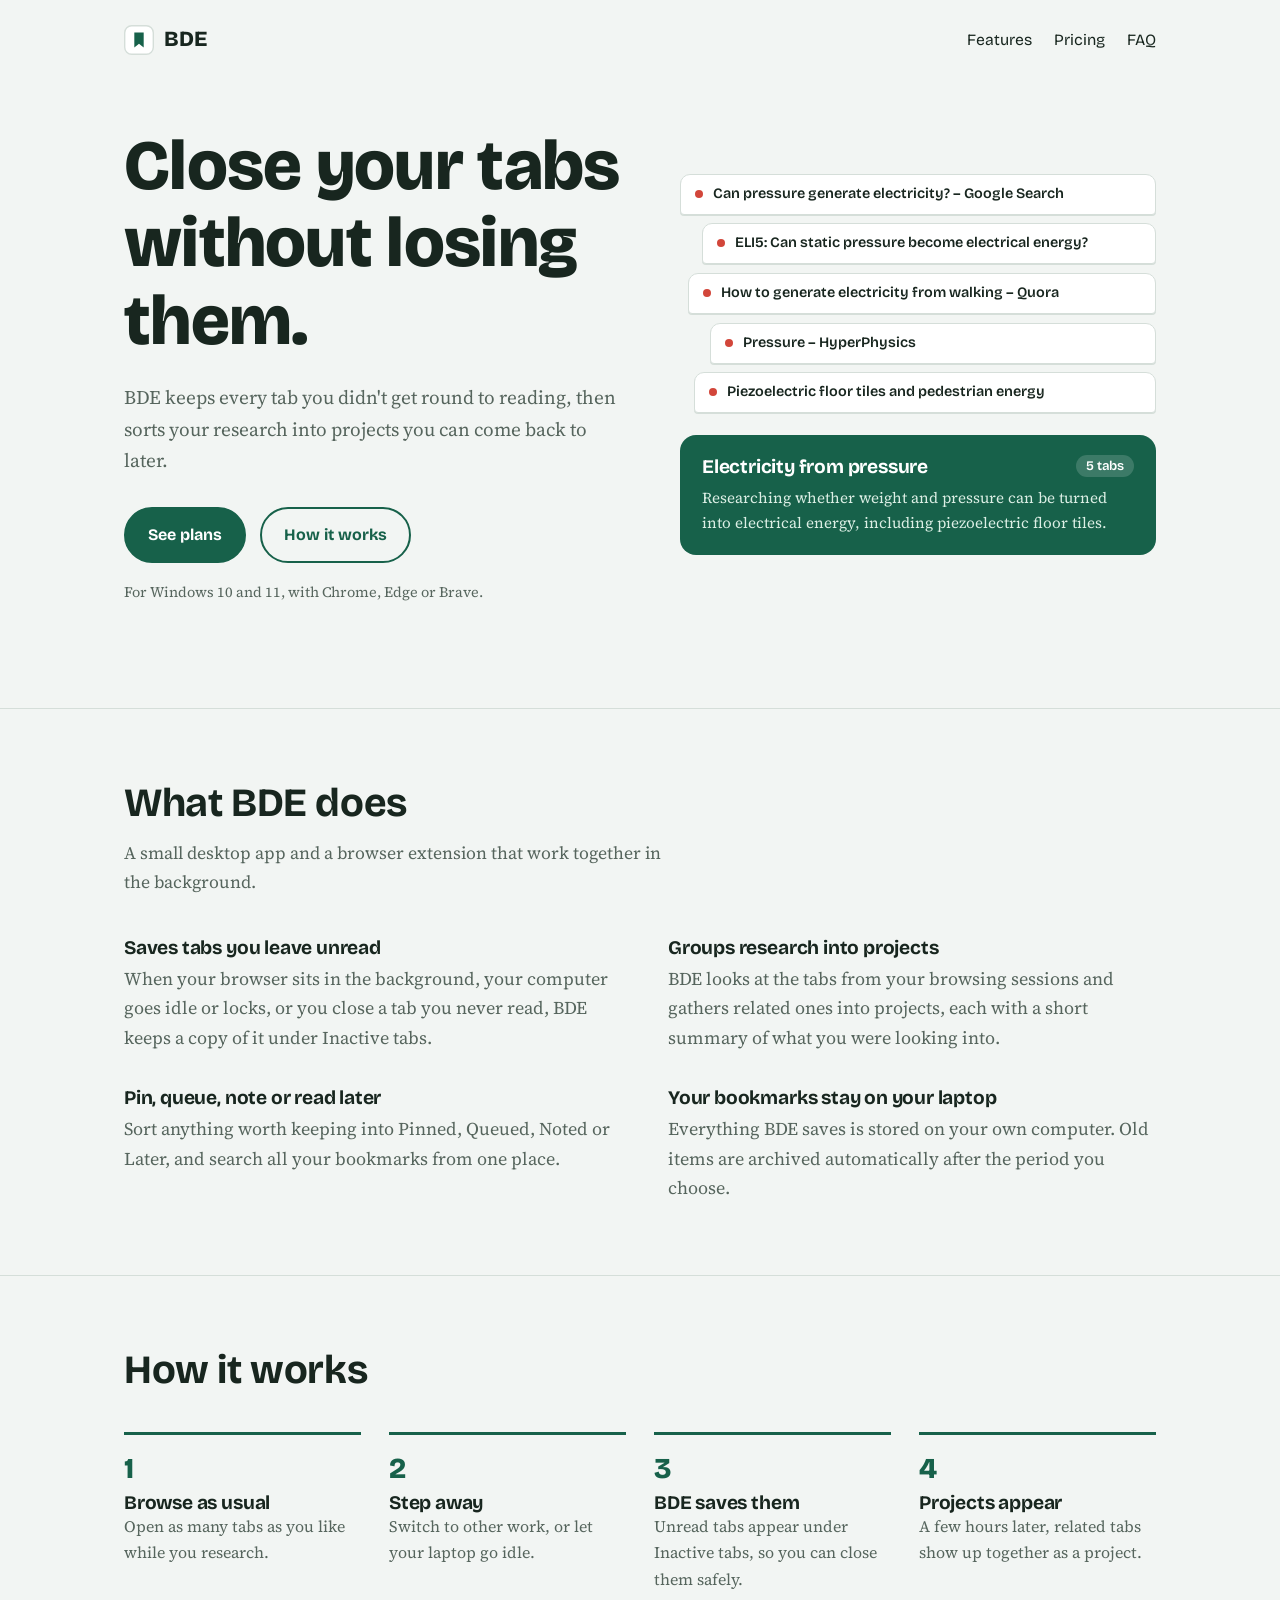
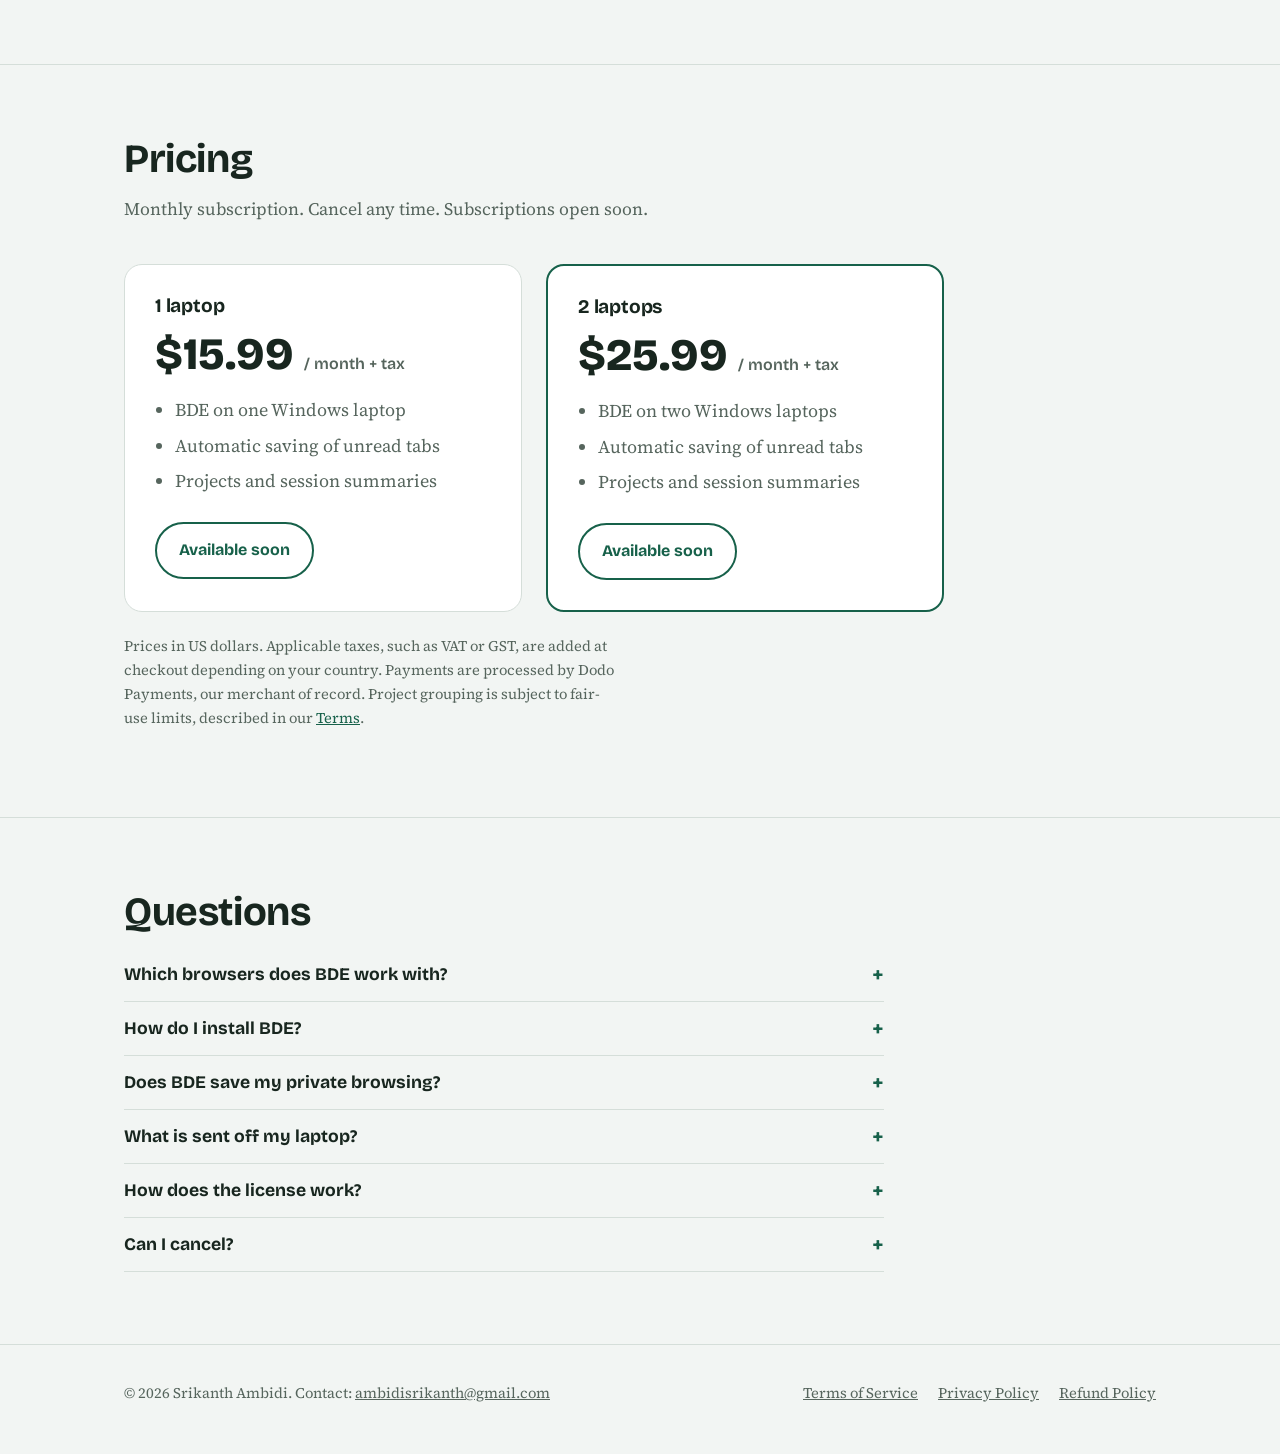
<file: index.html>
<!doctype html>
<html lang="en">
<head>
<meta charset="utf-8">
<meta name="viewport" content="width=device-width, initial-scale=1">
<title>BDE – Bookmark Desktop Extension</title>
<meta name="description" content="BDE saves the browser tabs you leave unread and groups your research into projects, so you can close tabs without losing them.">
<link rel="preconnect" href="https://fonts.googleapis.com">
<link rel="preconnect" href="https://fonts.gstatic.com" crossorigin>
<link href="https://fonts.googleapis.com/css2?family=Bricolage+Grotesque:opsz,wght@12..96,600;12..96,700;12..96,800&family=Source+Serif+4:ital,opsz,wght@0,8..60,400;0,8..60,600;1,8..60,400&display=swap" rel="stylesheet">
<link rel="stylesheet" href="style.css">
<link rel="icon" href="data:image/svg+xml,%3Csvg xmlns='http://www.w3.org/2000/svg' viewBox='0 0 32 32'%3E%3Crect x='0.75' y='0.75' width='30.5' height='30.5' rx='7.5' fill='%23fff' stroke='%23D5DED9' stroke-width='1.5'/%3E%3Cpath d='M11 8h10v16l-5-4-5 4z' fill='%2317614A'/%3E%3C/svg%3E">
</head>
<body>
<div class="wrap">
  <header class="top">
    <a class="brand" href="index.html">
      <svg viewBox="0 0 32 32" aria-hidden="true"><rect x="0.75" y="0.75" width="30.5" height="30.5" rx="7.5" fill="#fff" stroke="#D5DED9" stroke-width="1.5"/><path d="M11 8h10v16l-5-4-5 4z" fill="#17614A"/></svg>
      BDE
    </a>
    <nav class="nav" aria-label="Main">
      <a class="hide-sm" href="#features">Features</a>
      <a href="#pricing">Pricing</a>
      <a class="hide-sm" href="#faq">FAQ</a>
    </nav>
  </header>

  <main>
    <div class="hero">
      <div>
        <h1>Close your tabs without losing them.</h1>
        <p class="lead">BDE keeps every tab you didn't get round to reading, then sorts your research into projects you can come back to later.</p>
        <div class="actions">
          <a class="btn btn-solid" href="#pricing">See plans</a>
          <a class="btn btn-line" href="#how">How it works</a>
        </div>
        <p class="req">For Windows 10 and 11, with Chrome, Edge or Brave.</p>
      </div>

      <div class="scene" aria-hidden="true">
        <div class="tabs">
          <div class="tab">Can pressure generate electricity? – Google Search</div>
          <div class="tab">ELI5: Can static pressure become electrical energy?</div>
          <div class="tab">How to generate electricity from walking – Quora</div>
          <div class="tab">Pressure – HyperPhysics</div>
          <div class="tab">Piezoelectric floor tiles and pedestrian energy</div>
        </div>
        <div class="project">
          <h3>Electricity from pressure <span class="count">5 tabs</span></h3>
          <p>Researching whether weight and pressure can be turned into electrical energy, including piezoelectric floor tiles.</p>
        </div>
      </div>
    </div>
  </main>
</div>

<section id="features">
  <div class="wrap">
    <h2>What BDE does</h2>
    <p class="intro">A small desktop app and a browser extension that work together in the background.</p>
    <div class="features">
      <div>
        <h3>Saves tabs you leave unread</h3>
        <p>When your browser sits in the background, your computer goes idle or locks, or you close a tab you never read, BDE keeps a copy of it under Inactive tabs.</p>
      </div>
      <div>
        <h3>Groups research into projects</h3>
        <p>BDE looks at the tabs from your browsing sessions and gathers related ones into projects, each with a short summary of what you were looking into.</p>
      </div>
      <div>
        <h3>Pin, queue, note or read later</h3>
        <p>Sort anything worth keeping into Pinned, Queued, Noted or Later, and search all your bookmarks from one place.</p>
      </div>
      <div>
        <h3>Your bookmarks stay on your laptop</h3>
        <p>Everything BDE saves is stored on your own computer. Old items are archived automatically after the period you choose.</p>
      </div>
    </div>
  </div>
</section>

<section id="how">
  <div class="wrap">
    <h2>How it works</h2>
    <ol class="steps">
      <li><h3>Browse as usual</h3><p>Open as many tabs as you like while you research.</p></li>
      <li><h3>Step away</h3><p>Switch to other work, or let your laptop go idle.</p></li>
      <li><h3>BDE saves them</h3><p>Unread tabs appear under Inactive tabs, so you can close them safely.</p></li>
      <li><h3>Projects appear</h3><p>A few hours later, related tabs show up together as a project.</p></li>
    </ol>
  </div>
</section>

<section id="pricing">
  <div class="wrap">
    <h2>Pricing</h2>
    <p class="intro">Monthly subscription. Cancel any time. Subscriptions open soon.</p>
    <div class="plans">
      <div class="plan">
        <h3>1 laptop</h3>
        <p class="price">$15.99 <small>/ month + tax</small></p>
        <ul>
          <li>BDE on one Windows laptop</li>
          <li>Automatic saving of unread tabs</li>
          <li>Projects and session summaries</li>
        </ul>
        <span class="btn btn-line" aria-disabled="true">Available soon</span>
      </div>
      <div class="plan featured">
        <h3>2 laptops</h3>
        <p class="price">$25.99 <small>/ month + tax</small></p>
        <ul>
          <li>BDE on two Windows laptops</li>
          <li>Automatic saving of unread tabs</li>
          <li>Projects and session summaries</li>
        </ul>
        <span class="btn btn-line" aria-disabled="true">Available soon</span>
      </div>
    </div>
    <p class="note">Prices in US dollars. Applicable taxes, such as VAT or GST, are added at checkout depending on your country. Payments are processed by Dodo Payments, our merchant of record. Project grouping is subject to fair-use limits, described in our <a href="terms.html">Terms</a>.</p>
  </div>
</section>

<section id="faq">
  <div class="wrap">
    <h2>Questions</h2>
    <details>
      <summary>Which browsers does BDE work with?</summary>
      <p>Chrome, Microsoft Edge and Brave on Windows 10 and 11. BDE links to one browser per laptop at a time; to switch, click Unlink in BDE's Settings (or remove the extension) and add it to the other browser. Firefox is planned for a later update.</p>
    </details>
    <details>
      <summary>How do I install BDE?</summary>
      <p>Install the BDE desktop app for Windows, add the BDE extension to Chrome, Edge or Brave from your browser's extension store, then open BDE, go to Settings → License, paste your license key and click Activate. Full steps will be on this site when subscriptions open.</p>
    </details>
    <details>
      <summary>Does BDE save my private browsing?</summary>
      <p>No. Incognito tabs are never saved.</p>
    </details>
    <details>
      <summary>What is sent off my laptop?</summary>
      <p>To create projects, BDE sends the titles and web addresses of saved tabs, over an encrypted connection, to our server, which passes them to Google's Gemini AI service to group them and write a summary. They are not stored on our server. Your bookmarks themselves stay on your laptop. Details are in our <a href="privacy.html">Privacy Policy</a>.</p>
    </details>
    <details>
      <summary>How does the license work?</summary>
      <p>After you subscribe, you receive a license key by email. Enter it in BDE's Settings on each laptop your plan covers. If you replace a laptop, you can move the license to the new one.</p>
    </details>
    <details>
      <summary>Can I cancel?</summary>
      <p>Yes, at any time. Your subscription runs until the end of the period you've paid for. See our <a href="refund.html">Refund Policy</a> for refunds.</p>
    </details>
  </div>
</section>

<footer>
  <div class="wrap">
    <span>© 2026 Srikanth Ambidi. Contact: <a href="mailto:ambidisrikanth@gmail.com">ambidisrikanth@gmail.com</a></span>
    <nav aria-label="Legal">
      <a href="terms.html">Terms of Service</a>
      <a href="privacy.html">Privacy Policy</a>
      <a href="refund.html">Refund Policy</a>
    </nav>
  </div>
</footer>
</body>
</html>
</file>
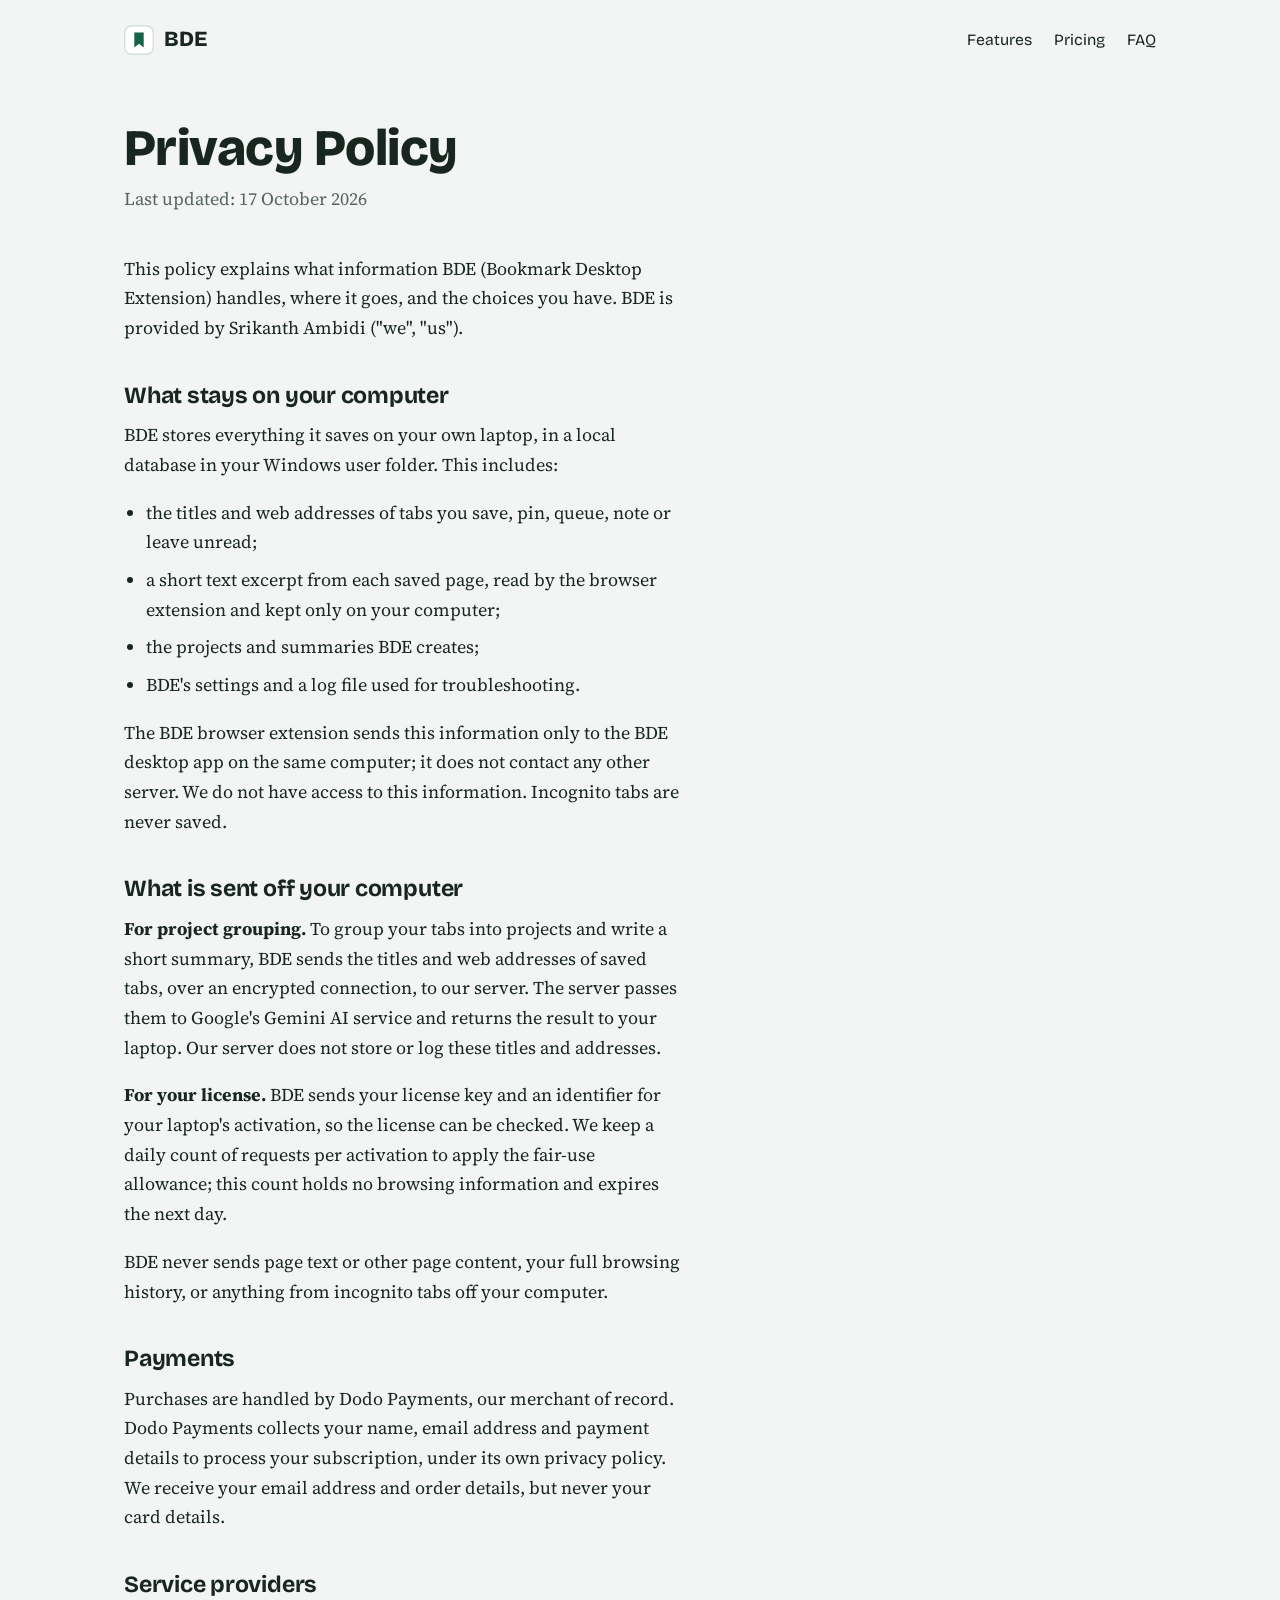
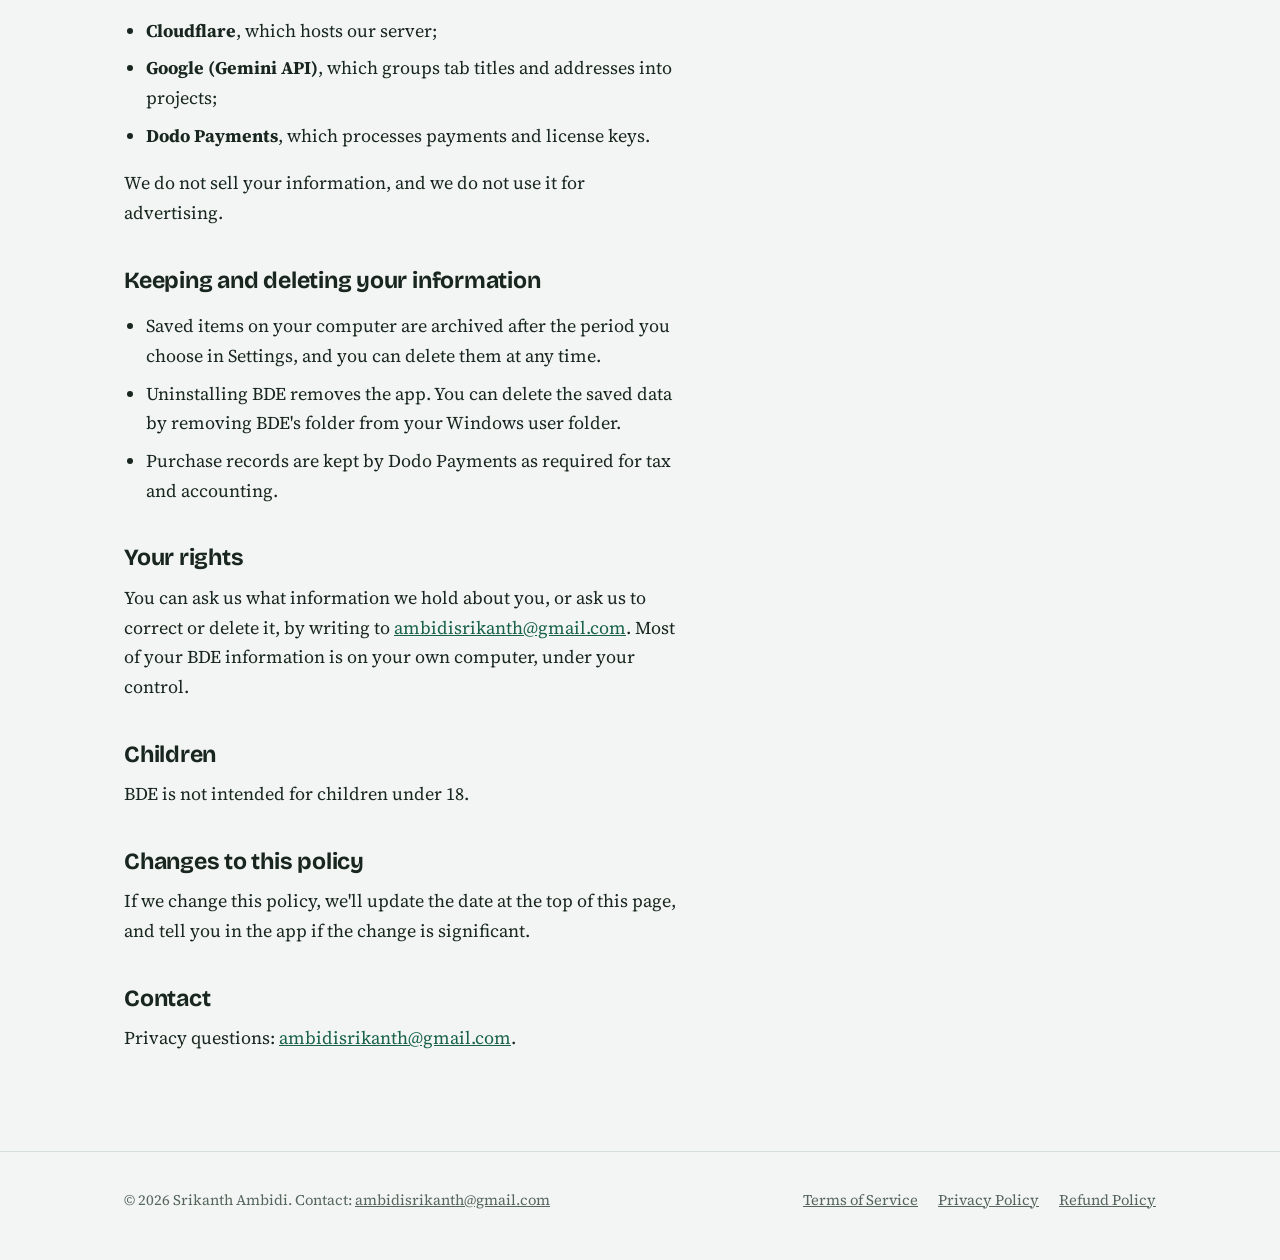
<file: privacy.html>
<!doctype html>
<html lang="en">
<head>
<meta charset="utf-8">
<meta name="viewport" content="width=device-width, initial-scale=1">
<title>Privacy Policy – BDE</title>
<link rel="preconnect" href="https://fonts.googleapis.com">
<link rel="preconnect" href="https://fonts.gstatic.com" crossorigin>
<link href="https://fonts.googleapis.com/css2?family=Bricolage+Grotesque:opsz,wght@12..96,600;12..96,700;12..96,800&family=Source+Serif+4:ital,opsz,wght@0,8..60,400;0,8..60,600;1,8..60,400&display=swap" rel="stylesheet">
<link rel="stylesheet" href="style.css">
<link rel="icon" href="data:image/svg+xml,%3Csvg xmlns='http://www.w3.org/2000/svg' viewBox='0 0 32 32'%3E%3Crect x='0.75' y='0.75' width='30.5' height='30.5' rx='7.5' fill='%23fff' stroke='%23D5DED9' stroke-width='1.5'/%3E%3Cpath d='M11 8h10v16l-5-4-5 4z' fill='%2317614A'/%3E%3C/svg%3E">
</head>
<body>
<div class="wrap">
  <header class="top">
    <a class="brand" href="index.html">
      <svg viewBox="0 0 32 32" aria-hidden="true"><rect x="0.75" y="0.75" width="30.5" height="30.5" rx="7.5" fill="#fff" stroke="#D5DED9" stroke-width="1.5"/><path d="M11 8h10v16l-5-4-5 4z" fill="#17614A"/></svg>
      BDE
    </a>
    <nav class="nav" aria-label="Main">
      <a class="hide-sm" href="index.html#features">Features</a>
      <a href="index.html#pricing">Pricing</a>
      <a class="hide-sm" href="index.html#faq">FAQ</a>
    </nav>
  </header>
  <main class="legal">
<h1>Privacy Policy</h1>
<p class="updated">Last updated: 17 October 2026</p>
<p>This policy explains what information BDE (Bookmark Desktop Extension) handles, where it goes, and the choices you have. BDE is provided by Srikanth Ambidi ("we", "us").</p>

<h2>What stays on your computer</h2>
<p>BDE stores everything it saves on your own laptop, in a local database in your Windows user folder. This includes:</p>
<ul>
<li>the titles and web addresses of tabs you save, pin, queue, note or leave unread;</li>
<li>a short text excerpt from each saved page, read by the browser extension and kept only on your computer;</li>
<li>the projects and summaries BDE creates;</li>
<li>BDE's settings and a log file used for troubleshooting.</li>
</ul>
<p>The BDE browser extension sends this information only to the BDE desktop app on the same computer; it does not contact any other server. We do not have access to this information. Incognito tabs are never saved.</p>

<h2>What is sent off your computer</h2>
<p><strong>For project grouping.</strong> To group your tabs into projects and write a short summary, BDE sends the titles and web addresses of saved tabs, over an encrypted connection, to our server. The server passes them to Google's Gemini AI service and returns the result to your laptop. Our server does not store or log these titles and addresses.</p>
<p><strong>For your license.</strong> BDE sends your license key and an identifier for your laptop's activation, so the license can be checked. We keep a daily count of requests per activation to apply the fair-use allowance; this count holds no browsing information and expires the next day.</p>
<p>BDE never sends page text or other page content, your full browsing history, or anything from incognito tabs off your computer.</p>

<h2>Payments</h2>
<p>Purchases are handled by Dodo Payments, our merchant of record. Dodo Payments collects your name, email address and payment details to process your subscription, under its own privacy policy. We receive your email address and order details, but never your card details.</p>

<h2>Service providers</h2>
<ul>
<li><strong>Cloudflare</strong>, which hosts our server;</li>
<li><strong>Google (Gemini API)</strong>, which groups tab titles and addresses into projects;</li>
<li><strong>Dodo Payments</strong>, which processes payments and license keys.</li>
</ul>
<p>We do not sell your information, and we do not use it for advertising.</p>

<h2>Keeping and deleting your information</h2>
<ul>
<li>Saved items on your computer are archived after the period you choose in Settings, and you can delete them at any time.</li>
<li>Uninstalling BDE removes the app. You can delete the saved data by removing BDE's folder from your Windows user folder.</li>
<li>Purchase records are kept by Dodo Payments as required for tax and accounting.</li>
</ul>

<h2>Your rights</h2>
<p>You can ask us what information we hold about you, or ask us to correct or delete it, by writing to <a href="mailto:ambidisrikanth@gmail.com">ambidisrikanth@gmail.com</a>. Most of your BDE information is on your own computer, under your control.</p>

<h2>Children</h2>
<p>BDE is not intended for children under 18.</p>

<h2>Changes to this policy</h2>
<p>If we change this policy, we'll update the date at the top of this page, and tell you in the app if the change is significant.</p>

<h2>Contact</h2>
<p>Privacy questions: <a href="mailto:ambidisrikanth@gmail.com">ambidisrikanth@gmail.com</a>.</p>
  </main>
</div>
<footer>
  <div class="wrap">
    <span>© 2026 Srikanth Ambidi. Contact: <a href="mailto:ambidisrikanth@gmail.com">ambidisrikanth@gmail.com</a></span>
    <nav aria-label="Legal">
      <a href="terms.html">Terms of Service</a>
      <a href="privacy.html">Privacy Policy</a>
      <a href="refund.html">Refund Policy</a>
    </nav>
  </div>
</footer>
</body>
</html>
</file>
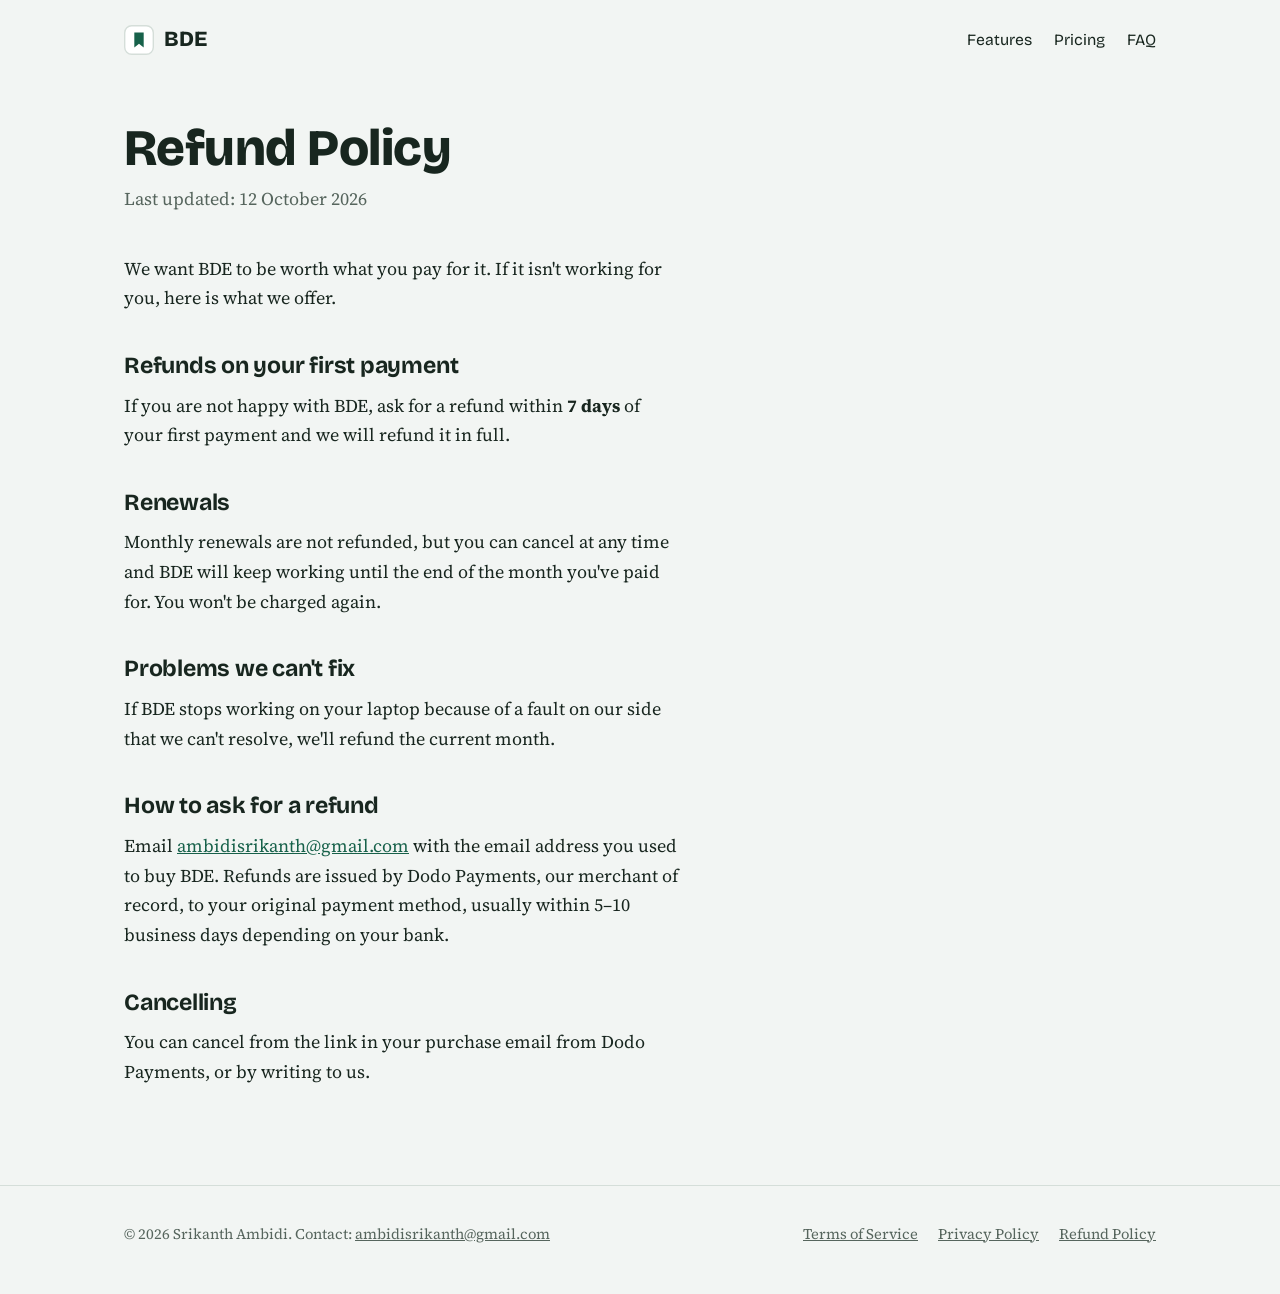
<file: refund.html>
<!doctype html>
<html lang="en">
<head>
<meta charset="utf-8">
<meta name="viewport" content="width=device-width, initial-scale=1">
<title>Refund Policy – BDE</title>
<link rel="preconnect" href="https://fonts.googleapis.com">
<link rel="preconnect" href="https://fonts.gstatic.com" crossorigin>
<link href="https://fonts.googleapis.com/css2?family=Bricolage+Grotesque:opsz,wght@12..96,600;12..96,700;12..96,800&family=Source+Serif+4:ital,opsz,wght@0,8..60,400;0,8..60,600;1,8..60,400&display=swap" rel="stylesheet">
<link rel="stylesheet" href="style.css">
<link rel="icon" href="data:image/svg+xml,%3Csvg xmlns='http://www.w3.org/2000/svg' viewBox='0 0 32 32'%3E%3Crect x='0.75' y='0.75' width='30.5' height='30.5' rx='7.5' fill='%23fff' stroke='%23D5DED9' stroke-width='1.5'/%3E%3Cpath d='M11 8h10v16l-5-4-5 4z' fill='%2317614A'/%3E%3C/svg%3E">
</head>
<body>
<div class="wrap">
  <header class="top">
    <a class="brand" href="index.html">
      <svg viewBox="0 0 32 32" aria-hidden="true"><rect x="0.75" y="0.75" width="30.5" height="30.5" rx="7.5" fill="#fff" stroke="#D5DED9" stroke-width="1.5"/><path d="M11 8h10v16l-5-4-5 4z" fill="#17614A"/></svg>
      BDE
    </a>
    <nav class="nav" aria-label="Main">
      <a class="hide-sm" href="index.html#features">Features</a>
      <a href="index.html#pricing">Pricing</a>
      <a class="hide-sm" href="index.html#faq">FAQ</a>
    </nav>
  </header>
  <main class="legal">
<h1>Refund Policy</h1>
<p class="updated">Last updated: 12 October 2026</p>
<p>We want BDE to be worth what you pay for it. If it isn't working for you, here is what we offer.</p>

<h2>Refunds on your first payment</h2>
<p>If you are not happy with BDE, ask for a refund within <strong>7 days</strong> of your first payment and we will refund it in full.</p>

<h2>Renewals</h2>
<p>Monthly renewals are not refunded, but you can cancel at any time and BDE will keep working until the end of the month you've paid for. You won't be charged again.</p>

<h2>Problems we can't fix</h2>
<p>If BDE stops working on your laptop because of a fault on our side that we can't resolve, we'll refund the current month.</p>

<h2>How to ask for a refund</h2>
<p>Email <a href="mailto:ambidisrikanth@gmail.com">ambidisrikanth@gmail.com</a> with the email address you used to buy BDE. Refunds are issued by Dodo Payments, our merchant of record, to your original payment method, usually within 5–10 business days depending on your bank.</p>

<h2>Cancelling</h2>
<p>You can cancel from the link in your purchase email from Dodo Payments, or by writing to us.</p>
  </main>
</div>
<footer>
  <div class="wrap">
    <span>© 2026 Srikanth Ambidi. Contact: <a href="mailto:ambidisrikanth@gmail.com">ambidisrikanth@gmail.com</a></span>
    <nav aria-label="Legal">
      <a href="terms.html">Terms of Service</a>
      <a href="privacy.html">Privacy Policy</a>
      <a href="refund.html">Refund Policy</a>
    </nav>
  </div>
</footer>
</body>
</html>
</file>
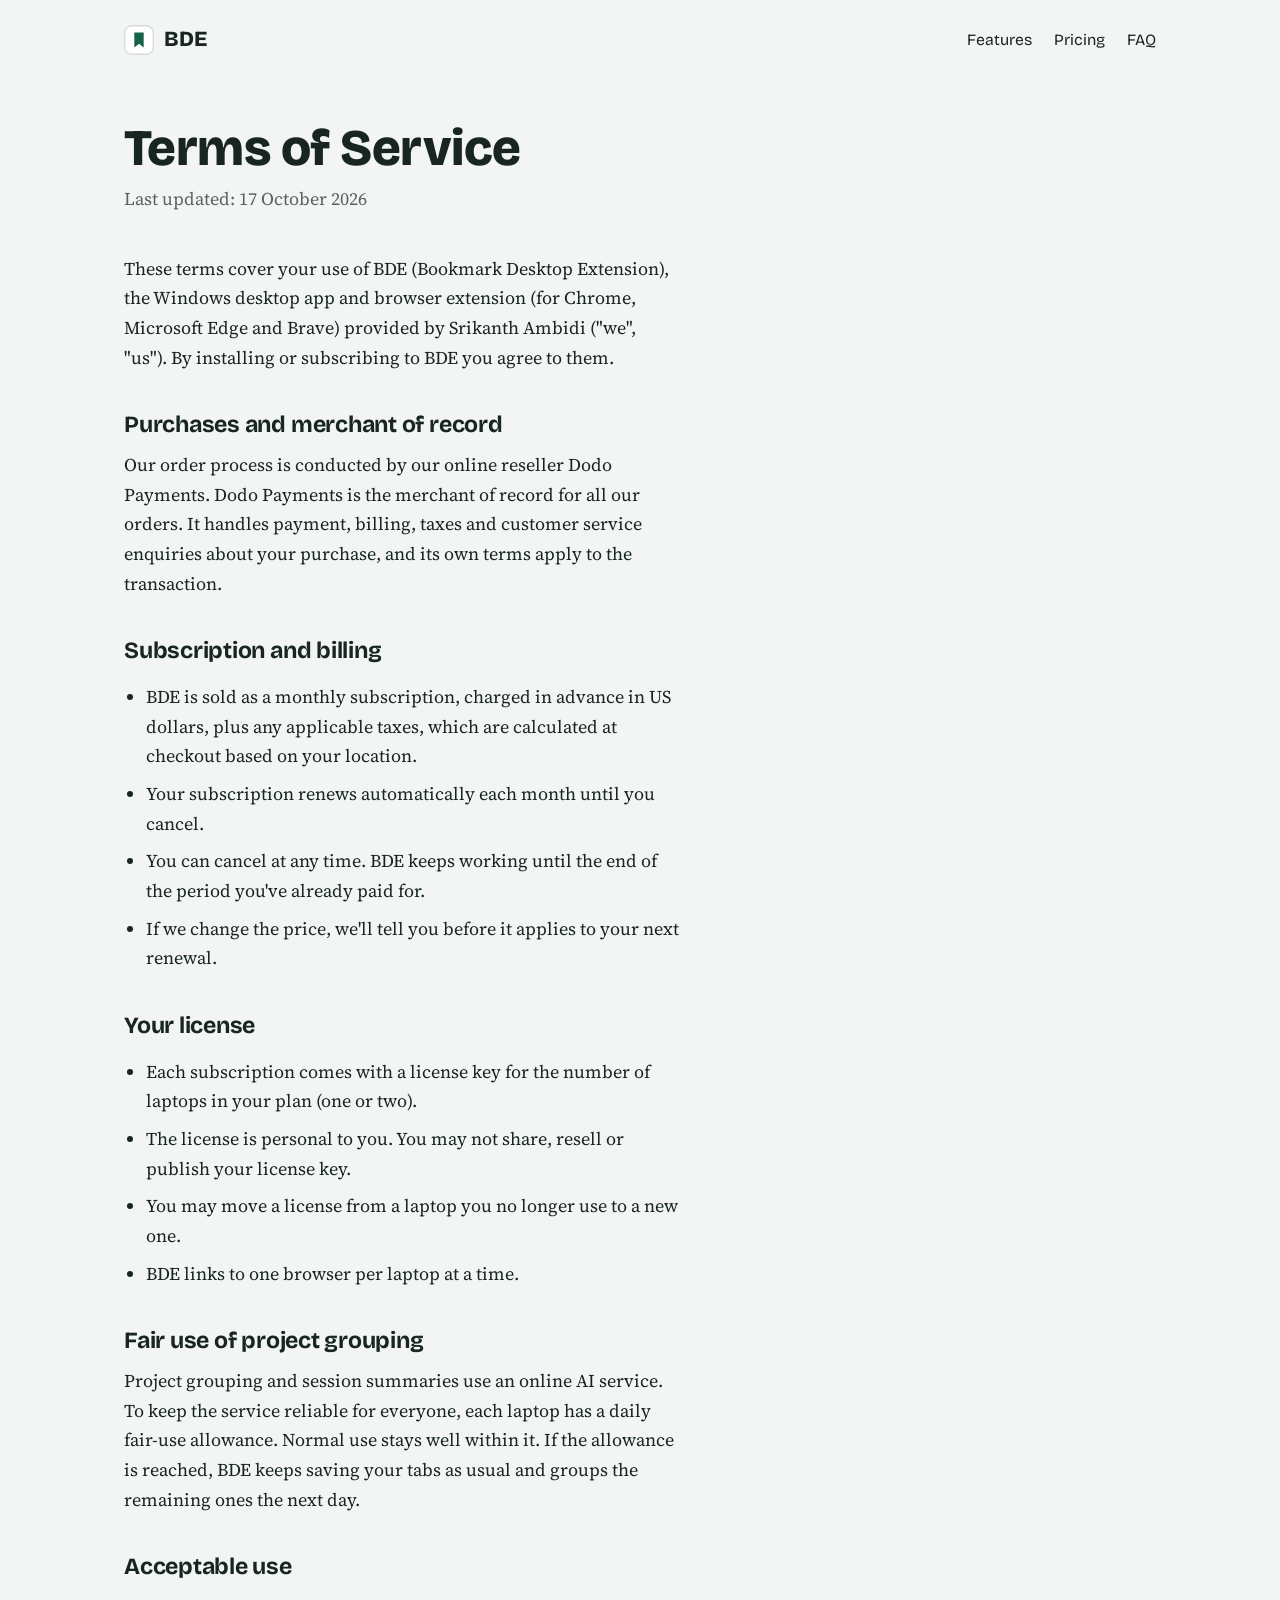
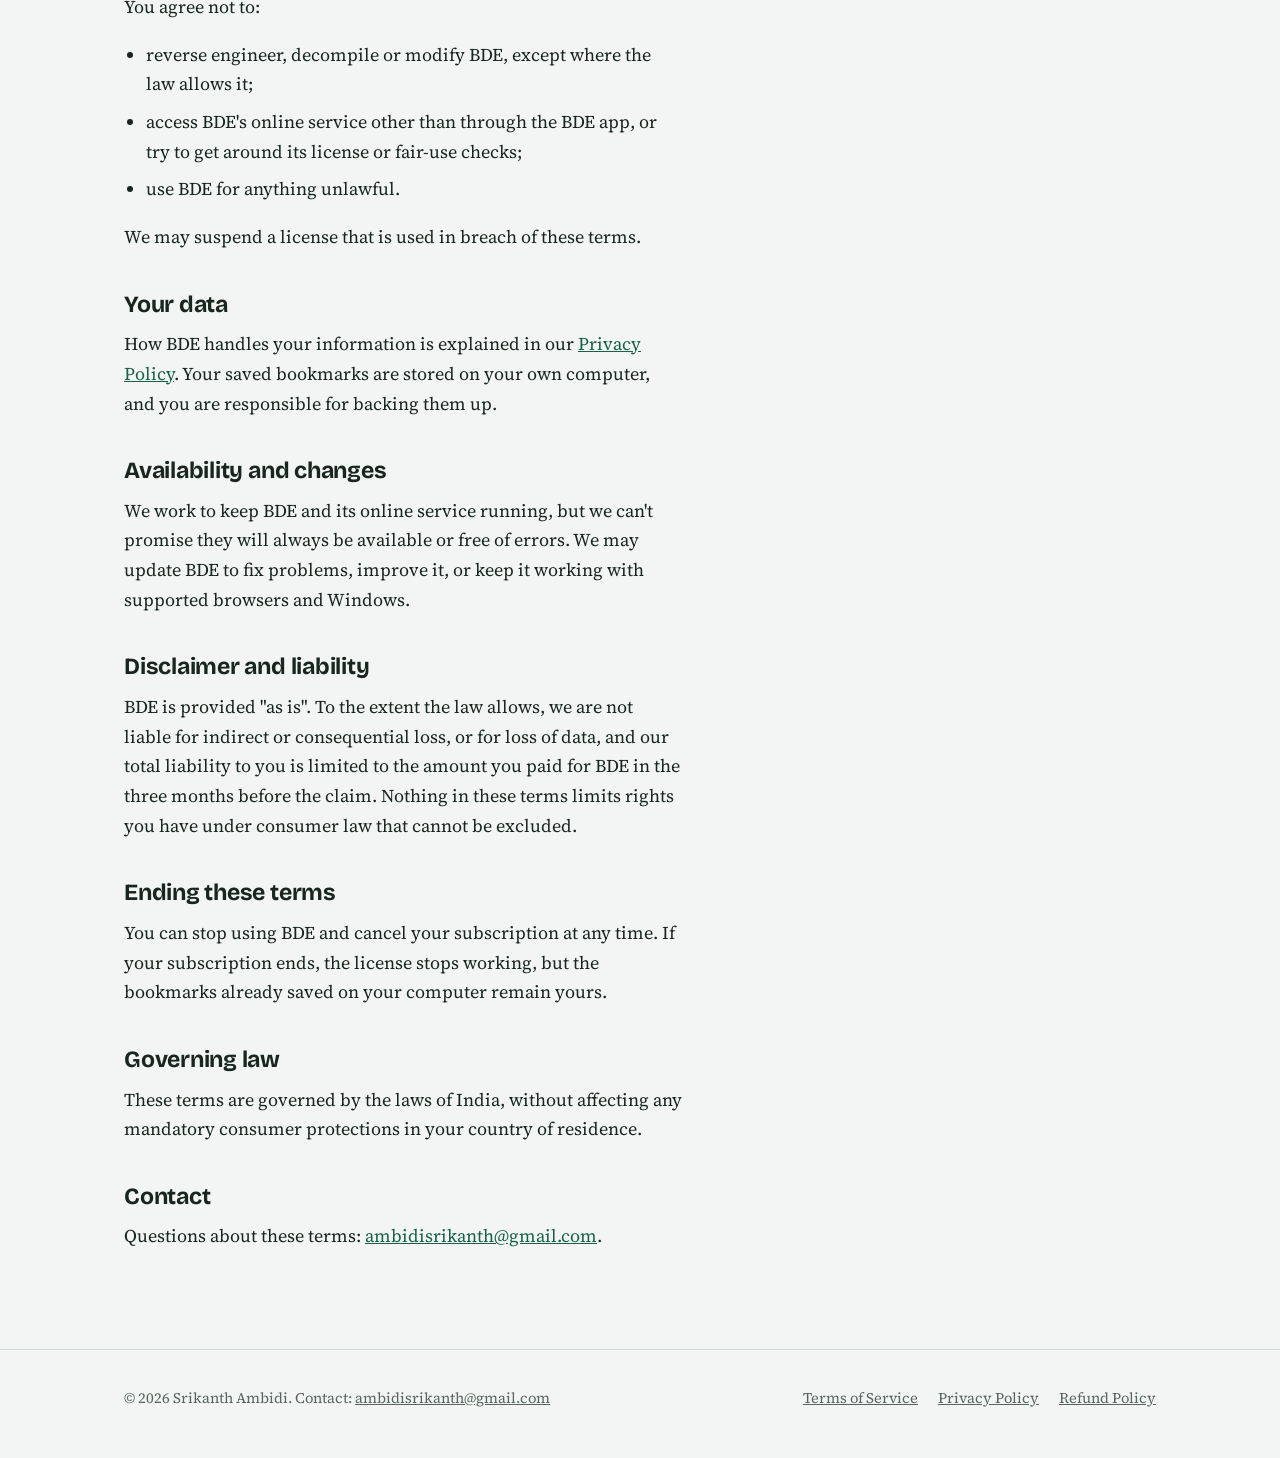
<file: terms.html>
<!doctype html>
<html lang="en">
<head>
<meta charset="utf-8">
<meta name="viewport" content="width=device-width, initial-scale=1">
<title>Terms of Service – BDE</title>
<link rel="preconnect" href="https://fonts.googleapis.com">
<link rel="preconnect" href="https://fonts.gstatic.com" crossorigin>
<link href="https://fonts.googleapis.com/css2?family=Bricolage+Grotesque:opsz,wght@12..96,600;12..96,700;12..96,800&family=Source+Serif+4:ital,opsz,wght@0,8..60,400;0,8..60,600;1,8..60,400&display=swap" rel="stylesheet">
<link rel="stylesheet" href="style.css">
<link rel="icon" href="data:image/svg+xml,%3Csvg xmlns='http://www.w3.org/2000/svg' viewBox='0 0 32 32'%3E%3Crect x='0.75' y='0.75' width='30.5' height='30.5' rx='7.5' fill='%23fff' stroke='%23D5DED9' stroke-width='1.5'/%3E%3Cpath d='M11 8h10v16l-5-4-5 4z' fill='%2317614A'/%3E%3C/svg%3E">
</head>
<body>
<div class="wrap">
  <header class="top">
    <a class="brand" href="index.html">
      <svg viewBox="0 0 32 32" aria-hidden="true"><rect x="0.75" y="0.75" width="30.5" height="30.5" rx="7.5" fill="#fff" stroke="#D5DED9" stroke-width="1.5"/><path d="M11 8h10v16l-5-4-5 4z" fill="#17614A"/></svg>
      BDE
    </a>
    <nav class="nav" aria-label="Main">
      <a class="hide-sm" href="index.html#features">Features</a>
      <a href="index.html#pricing">Pricing</a>
      <a class="hide-sm" href="index.html#faq">FAQ</a>
    </nav>
  </header>
  <main class="legal">
<h1>Terms of Service</h1>
<p class="updated">Last updated: 17 October 2026</p>
<p>These terms cover your use of BDE (Bookmark Desktop Extension), the Windows desktop app and browser extension (for Chrome, Microsoft Edge and Brave) provided by Srikanth Ambidi ("we", "us"). By installing or subscribing to BDE you agree to them.</p>

<h2>Purchases and merchant of record</h2>
<p>Our order process is conducted by our online reseller Dodo Payments. Dodo Payments is the merchant of record for all our orders. It handles payment, billing, taxes and customer service enquiries about your purchase, and its own terms apply to the transaction.</p>

<h2>Subscription and billing</h2>
<ul>
<li>BDE is sold as a monthly subscription, charged in advance in US dollars, plus any applicable taxes, which are calculated at checkout based on your location.</li>
<li>Your subscription renews automatically each month until you cancel.</li>
<li>You can cancel at any time. BDE keeps working until the end of the period you've already paid for.</li>
<li>If we change the price, we'll tell you before it applies to your next renewal.</li>
</ul>

<h2>Your license</h2>
<ul>
<li>Each subscription comes with a license key for the number of laptops in your plan (one or two).</li>
<li>The license is personal to you. You may not share, resell or publish your license key.</li>
<li>You may move a license from a laptop you no longer use to a new one.</li>
<li>BDE links to one browser per laptop at a time.</li>
</ul>

<h2>Fair use of project grouping</h2>
<p>Project grouping and session summaries use an online AI service. To keep the service reliable for everyone, each laptop has a daily fair-use allowance. Normal use stays well within it. If the allowance is reached, BDE keeps saving your tabs as usual and groups the remaining ones the next day.</p>

<h2>Acceptable use</h2>
<p>You agree not to:</p>
<ul>
<li>reverse engineer, decompile or modify BDE, except where the law allows it;</li>
<li>access BDE's online service other than through the BDE app, or try to get around its license or fair-use checks;</li>
<li>use BDE for anything unlawful.</li>
</ul>
<p>We may suspend a license that is used in breach of these terms.</p>

<h2>Your data</h2>
<p>How BDE handles your information is explained in our <a href="privacy.html">Privacy Policy</a>. Your saved bookmarks are stored on your own computer, and you are responsible for backing them up.</p>

<h2>Availability and changes</h2>
<p>We work to keep BDE and its online service running, but we can't promise they will always be available or free of errors. We may update BDE to fix problems, improve it, or keep it working with supported browsers and Windows.</p>

<h2>Disclaimer and liability</h2>
<p>BDE is provided "as is". To the extent the law allows, we are not liable for indirect or consequential loss, or for loss of data, and our total liability to you is limited to the amount you paid for BDE in the three months before the claim. Nothing in these terms limits rights you have under consumer law that cannot be excluded.</p>

<h2>Ending these terms</h2>
<p>You can stop using BDE and cancel your subscription at any time. If your subscription ends, the license stops working, but the bookmarks already saved on your computer remain yours.</p>

<h2>Governing law</h2>
<p>These terms are governed by the laws of India, without affecting any mandatory consumer protections in your country of residence.</p>

<h2>Contact</h2>
<p>Questions about these terms: <a href="mailto:ambidisrikanth@gmail.com">ambidisrikanth@gmail.com</a>.</p>
  </main>
</div>
<footer>
  <div class="wrap">
    <span>© 2026 Srikanth Ambidi. Contact: <a href="mailto:ambidisrikanth@gmail.com">ambidisrikanth@gmail.com</a></span>
    <nav aria-label="Legal">
      <a href="terms.html">Terms of Service</a>
      <a href="privacy.html">Privacy Policy</a>
      <a href="refund.html">Refund Policy</a>
    </nav>
  </div>
</footer>
</body>
</html>
</file>
<file: style.css>
/* BDE site — shared styles */
:root{
  --paper:#F2F5F3; --surface:#FFFFFF; --ink:#18261F; --muted:#56655D;
  --pine:#17614A; --pine-deep:#0F4636; --mint:#D3E9DE; --unread:#D2463A; --line:#D5DED9;
  --display:"Bricolage Grotesque",system-ui,sans-serif;
  --body:"Source Serif 4",Georgia,serif;
}
*{box-sizing:border-box}
html{scroll-behavior:smooth}
body{margin:0;background:var(--paper);color:var(--ink);font:18px/1.65 var(--body);-webkit-font-smoothing:antialiased}
a{color:var(--pine)}
a:focus-visible,button:focus-visible,summary:focus-visible{outline:3px solid var(--pine);outline-offset:3px;border-radius:4px}
.wrap{max-width:1080px;margin:0 auto;padding:0 24px}
h1,h2,h3{font-family:var(--display);line-height:1.1;letter-spacing:-.01em;margin:0}
h1{font-size:clamp(2.6rem,6vw,4.4rem);font-weight:800}
h2{font-size:clamp(1.8rem,3.4vw,2.5rem);font-weight:700}
h3{font-size:1.2rem;font-weight:700}
p{margin:0 0 1em;max-width:62ch}

/* header */
.top{display:flex;align-items:center;justify-content:space-between;padding:22px 0}
.brand{display:flex;align-items:center;gap:10px;font-family:var(--display);font-weight:800;font-size:1.35rem;color:var(--ink);text-decoration:none}
.brand svg{width:30px;height:30px}
.nav{display:flex;gap:22px;font-family:var(--display);font-size:.98rem}
.nav a{color:var(--ink);text-decoration:none}
.nav a:hover{color:var(--pine)}

/* buttons */
.btn{display:inline-block;font-family:var(--display);font-weight:700;font-size:1rem;padding:13px 22px;border-radius:999px;text-decoration:none;border:2px solid var(--pine)}
.btn-solid{background:var(--pine);color:#fff}
.btn-solid:hover{background:var(--pine-deep);border-color:var(--pine-deep)}
.btn-line{color:var(--pine);background:transparent}
.btn-line:hover{background:var(--mint)}

/* hero */
.hero{display:grid;grid-template-columns:1.05fr 1fr;gap:56px;align-items:center;padding:48px 0 88px}
.hero p.lead{font-size:1.2rem;color:var(--muted);margin:22px 0 30px}
.hero .actions{display:flex;gap:14px;flex-wrap:wrap}
.hero .req{font-size:.9rem;color:var(--muted);margin-top:18px}

/* the tab-strip illustration */
.scene{position:relative;min-height:400px}
.tabs{display:flex;flex-direction:column;gap:9px}
.tab{display:flex;align-items:center;gap:10px;background:var(--surface);border:1px solid var(--line);border-radius:10px 10px 4px 4px;padding:10px 14px;font:600 .9rem/1.3 var(--display);color:var(--ink);box-shadow:0 1px 0 var(--line);white-space:nowrap;overflow:hidden;text-overflow:ellipsis}
.tab::before{content:"";flex:none;width:8px;height:8px;border-radius:50%;background:var(--unread)}
.tab:nth-child(2){margin-left:22px}.tab:nth-child(3){margin-left:8px}.tab:nth-child(4){margin-left:30px}.tab:nth-child(5){margin-left:14px}
.project{margin-top:22px;background:var(--pine);color:#fff;border-radius:16px;padding:20px 22px}
.project h3{color:#fff;display:flex;align-items:center;gap:10px}
.project p{color:#DCEFE5;font-size:.95rem;margin:8px 0 0}
.project .count{margin-left:auto;font:600 .82rem var(--display);background:rgba(255,255,255,.16);padding:3px 10px;border-radius:999px}
@media (prefers-reduced-motion:no-preference){
  .tab{animation:settle .7s cubic-bezier(.2,.8,.2,1) both}
  .tab:nth-child(1){animation-delay:.05s}.tab:nth-child(2){animation-delay:.15s}.tab:nth-child(3){animation-delay:.25s}.tab:nth-child(4){animation-delay:.35s}.tab:nth-child(5){animation-delay:.45s}
  .project{animation:rise .7s .75s cubic-bezier(.2,.8,.2,1) both}
  @keyframes settle{from{opacity:0;transform:translateX(40px) rotate(2deg)}to{opacity:1;transform:none}}
  @keyframes rise{from{opacity:0;transform:translateY(16px)}to{opacity:1;transform:none}}
}

/* sections */
section{padding:72px 0;border-top:1px solid var(--line)}
section > .wrap > h2{margin-bottom:14px}
.intro{color:var(--muted);font-size:1.1rem}
.features{display:grid;grid-template-columns:1fr 1fr;gap:34px 56px;margin-top:40px}
.features h3{margin-bottom:6px}
.features p{color:var(--muted);margin:0}
.steps{list-style:none;padding:0;margin:40px 0 0;counter-reset:s;display:grid;grid-template-columns:repeat(4,1fr);gap:28px}
.steps li{counter-increment:s;border-top:3px solid var(--pine);padding-top:16px}
.steps li::before{content:counter(s);display:block;font:800 1.8rem var(--display);color:var(--pine);margin-bottom:6px}
.steps p{color:var(--muted);font-size:1rem;margin:0}

/* pricing */
.plans{display:grid;grid-template-columns:1fr 1fr;gap:24px;margin-top:40px;max-width:820px}
.plan{background:var(--surface);border:1px solid var(--line);border-radius:18px;padding:30px}
.plan.featured{border:2px solid var(--pine)}
.price{font:800 2.8rem/1 var(--display);margin:16px 0 4px}
.price small{font-size:1rem;font-weight:600;color:var(--muted)}
.plan ul{padding-left:20px;margin:18px 0 26px;color:var(--muted)}
.plan li{margin-bottom:6px}
.note{font-size:.92rem;color:var(--muted);margin-top:22px}

/* faq */
details{border-bottom:1px solid var(--line);padding:16px 0;max-width:760px}
summary{cursor:pointer;font:700 1.1rem var(--display);list-style:none}
summary::-webkit-details-marker{display:none}
summary::after{content:"+";float:right;color:var(--pine);font-size:1.4rem;line-height:1}
details[open] summary::after{content:"–"}
details p{color:var(--muted);margin:12px 0 0}

/* footer */
footer{border-top:1px solid var(--line);padding:36px 0 48px;font-size:.92rem;color:var(--muted)}
footer .wrap{display:flex;justify-content:space-between;gap:20px;flex-wrap:wrap}
footer nav{display:flex;gap:20px;flex-wrap:wrap}
footer a{color:var(--muted)}

/* legal pages */
.legal{padding:40px 0 80px}
.legal h1{font-size:clamp(2.2rem,5vw,3.2rem);margin-bottom:8px}
.legal .updated{color:var(--muted);margin-bottom:40px}
.legal h2{font-size:1.45rem;margin:40px 0 12px}
.legal ul{max-width:62ch;padding-left:22px}
.legal li{margin-bottom:8px}

@media (max-width:860px){
  .hero{grid-template-columns:1fr;gap:40px;padding-top:24px}
  .scene{min-height:0}
  .features,.plans{grid-template-columns:1fr}
  .steps{grid-template-columns:1fr 1fr}
  .nav a.hide-sm{display:none}
}
@media (max-width:520px){
  body{font-size:17px}
  .wrap{padding:0 16px}
  .steps{grid-template-columns:1fr}
  .nav{gap:14px}
}

/* keep the hero inside narrow screens */
.hero > *{min-width:0}
.tab{min-width:0}
h1{overflow-wrap:break-word}
</file>
